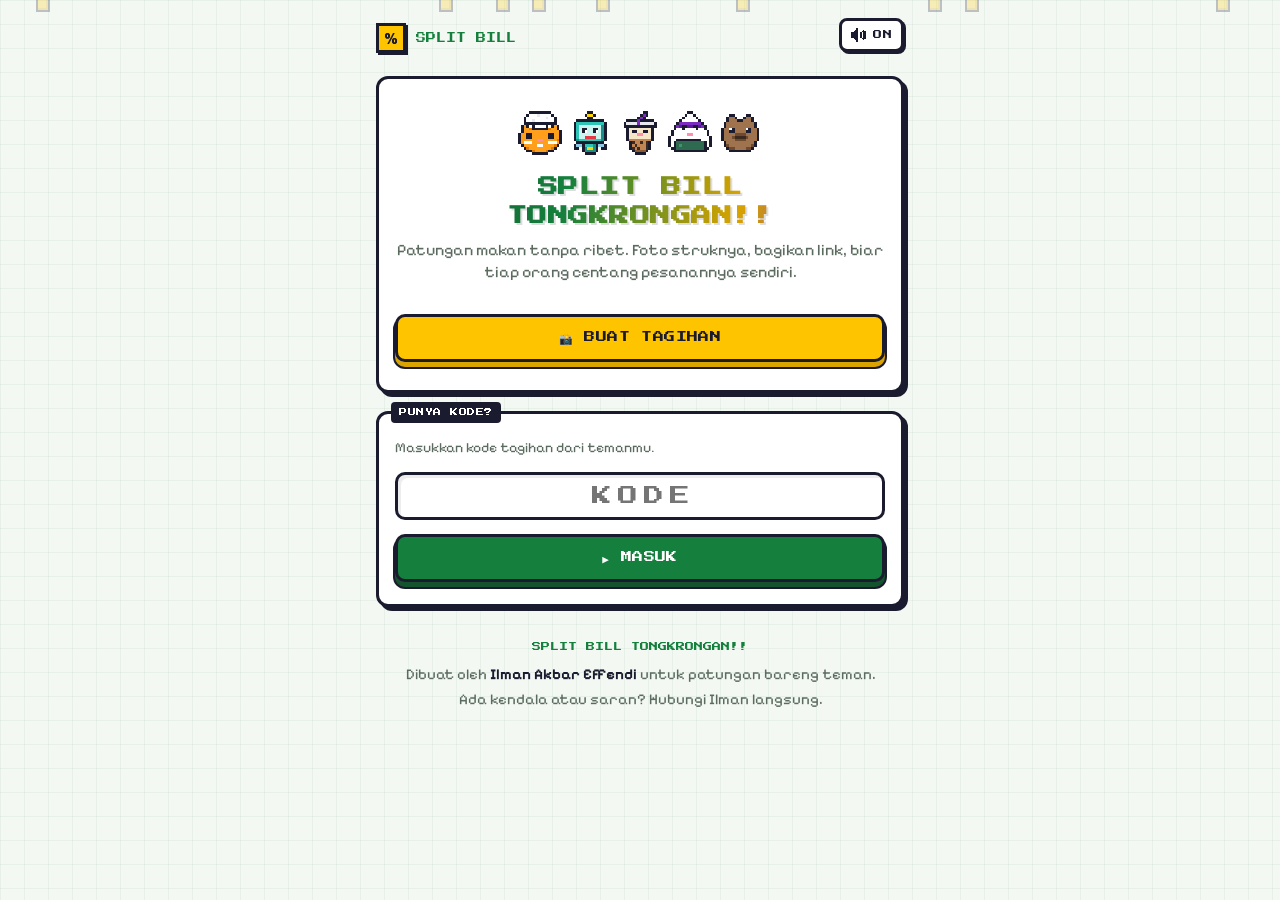
<file: index.html>
<!doctype html>
<html lang="id">
<head>
<meta charset="utf-8">
<meta http-equiv="Content-Security-Policy" content="default-src 'self'; script-src 'self'; style-src 'self' 'unsafe-inline'; img-src 'self' data: blob:; font-src 'self'; connect-src 'self' https://mdhnvznrtjzhgcvletbq.supabase.co; object-src 'none'; base-uri 'self'; form-action 'self'">
<meta name="viewport" content="width=device-width, initial-scale=1, viewport-fit=cover">
<title>Split Bill Tongkrongan!!</title>
<meta name="theme-color" content="#f4f8f3">
<link rel="icon" href="data:image/svg+xml,<svg xmlns='http://www.w3.org/2000/svg' viewBox='0 0 16 16' shape-rendering='crispEdges'><rect width='16' height='16' fill='%231b1b2f'/><rect x='2' y='2' width='12' height='12' fill='%23ffc400'/><rect x='10' y='4' width='2' height='8' fill='%23d9a300'/><rect x='5' y='5' width='2' height='2' fill='%231b1b2f'/><rect x='9' y='9' width='2' height='2' fill='%231b1b2f'/><rect x='5' y='9' width='2' height='2' fill='%231b1b2f'/><rect x='7' y='7' width='2' height='2' fill='%231b1b2f'/><rect x='9' y='5' width='2' height='2' fill='%231b1b2f'/></svg>">
<link rel="preload" href="fonts/press-start-2p.woff2" as="font" type="font/woff2" crossorigin>
<link rel="stylesheet" href="style.css?v=20261127b">
</head>
<body>
<div class="wrap">
  <div class="topbar"><a class="brand" href="./"><span class="logo">%</span> SPLIT BILL</a><button class="iconbtn" id="snd"></button></div>
  <div id="app"></div>
</div>
<div class="bar hide" id="bar"><div class="in">
  <span class="av bob" id="barAv"></span>
  <div class="grow"><div class="lbl">BAGIANMU</div><div class="big num" id="barOwe">Rp0</div><div class="meta" id="barSub"></div></div>
  <div><div class="saving" id="saving"></div><button id="barPay" class="gold">BAYAR ▶</button></div>
</div></div>

<script src="avatars.js?v=20261127b"></script>
<script src="common.js?v=20261127b"></script>
<script src="assets/js/utils/hitung.js?v=20261127b"></script>
<script src="assets/js/features/teman.js?v=20261127b"></script>
</body>
</html>
</file>
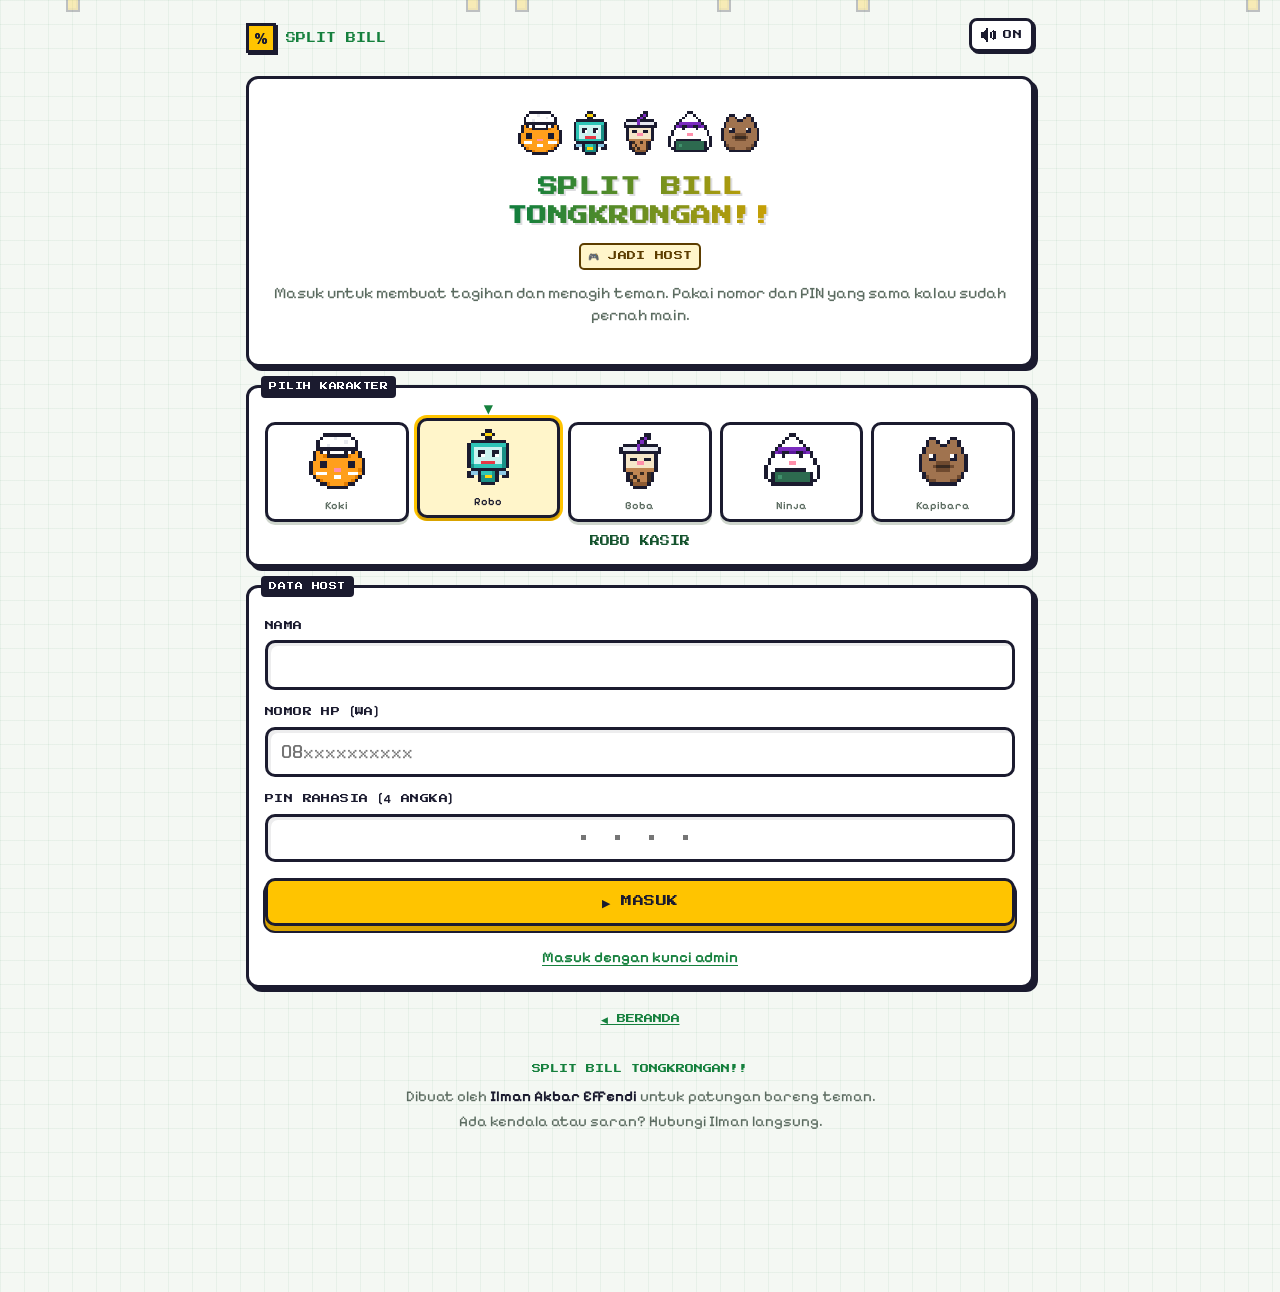
<file: admin.html>
<!doctype html>
<html lang="id">
<head>
<meta charset="utf-8">
<meta http-equiv="Content-Security-Policy" content="default-src 'self'; script-src 'self'; style-src 'self' 'unsafe-inline'; img-src 'self' data: blob:; font-src 'self'; connect-src 'self' https://mdhnvznrtjzhgcvletbq.supabase.co; object-src 'none'; base-uri 'self'; form-action 'self'">
<meta name="viewport" content="width=device-width, initial-scale=1, viewport-fit=cover">
<meta name="robots" content="noindex">
<title>Host · Split Bill Tongkrongan!!</title>
<meta name="theme-color" content="#f6f7f5">
<link rel="icon" href="data:image/svg+xml,<svg xmlns='http://www.w3.org/2000/svg' viewBox='0 0 32 32'><rect width='32' height='32' rx='9' fill='%230f7a55'/><text x='16' y='22' font-size='17' text-anchor='middle' fill='white' font-family='Arial' font-weight='700'>%25</text></svg>">
<link rel="preload" href="fonts/press-start-2p.woff2" as="font" type="font/woff2" crossorigin>
<link rel="stylesheet" href="style.css?v=20261127b">
<link rel="stylesheet" href="assets/css/admin.css?v=20261127b">
</head>
<body>
<div class="wrap wide">
  <div class="topbar"><a class="brand" href="./"><span class="logo">%</span> SPLIT BILL</a>
    <div class="row" style="gap:6px"><button class="iconbtn" id="snd"></button><button class="iconbtn hide" id="out">KELUAR</button></div></div>
  <div id="app"><div class="spin"></div></div>
</div>

<script src="avatars.js?v=20261127b"></script>
<script src="common.js?v=20261127b"></script>
<script src="assets/js/utils/hitung.js?v=20261127b"></script>
<script src="assets/js/features/admin-masuk.js?v=20261127b"></script>
<script src="assets/js/features/admin-tagihan-baru.js?v=20261127b"></script>
<script src="assets/js/features/admin-detail.js?v=20261127b"></script>
<script src="assets/js/admin-main.js?v=20261127b"></script>
</body>
</html>
</file>
<file: style.css>
/* Angka memakai Chakra Petch (jelas dibaca), huruf tetap font pixel. unicode-range membuat
   browser hanya mengambil digit dan tanda angka dari font ini. */
@font-face { font-family: "NumUi"; src: url("fonts/chakra-petch-600.woff2") format("woff2"); font-weight: 400 600; font-display: swap; unicode-range: U+0028-0029, U+002B-002F, U+0030-003A, U+0025, U+2212, U+00D7, U+00F7; }
@font-face { font-family: "NumUi"; src: url("fonts/chakra-petch-700.woff2") format("woff2"); font-weight: 700 900; font-display: swap; unicode-range: U+0028-0029, U+002B-002F, U+0030-003A, U+0025, U+2212, U+00D7, U+00F7; }
@font-face { font-family: "NumPx"; src: url("fonts/chakra-petch-700.woff2") format("woff2"); font-weight: 400 900; font-display: swap; size-adjust: 128%; unicode-range: U+0028-0029, U+002B-002F, U+0030-003A, U+0025, U+2212, U+00D7, U+00F7; }
@font-face { font-family: "Press Start 2P"; src: url("fonts/press-start-2p.woff2") format("woff2"); font-weight: 400; font-display: swap; }
@font-face { font-family: "Pixelify Sans"; src: url("fonts/pixelify-sans-400.woff2") format("woff2"); font-weight: 400 500; font-display: swap; }
@font-face { font-family: "Pixelify Sans"; src: url("fonts/pixelify-sans-600.woff2") format("woff2"); font-weight: 600; font-display: swap; }
@font-face { font-family: "Pixelify Sans"; src: url("fonts/pixelify-sans-700.woff2") format("woff2"); font-weight: 700 900; font-display: swap; }

:root {
  --deep: #14532d; --acc: #15803d; --light: #4ade80; --soft: #ecfdf3; --line-g: #bbf7d0;
  --gold: #ffc400; --gold-s: #d9a300; --gold-soft: #fff5ca; --gold-ink: #5c3d00;
  --pacc: #6a2bc2; --psoft: #f4effc; --red: #dc2626; --red-soft: #fef2f2;
  --ink: #1b1b2f; --muted: #5b6b60; --paper: #f4f8f3; --card: #fff; --line: #e1e8df;
  --px: "NumPx", "Press Start 2P", ui-monospace, monospace;
  --ui: "NumUi", "Pixelify Sans", system-ui, sans-serif;
  --spring: cubic-bezier(.34, 1.56, .64, 1);
  --b: 3px solid var(--ink);
  --sh: 4px 4px 0 var(--ink);
}
* { box-sizing: border-box; -webkit-tap-highlight-color: transparent; }
html, body { margin: 0; }
body {
  font-family: var(--ui); font-size: 17px; line-height: 1.4; color: var(--ink);
  background-color: var(--paper);
  background-image:
    linear-gradient(rgba(21,128,61,.06) 1px, transparent 1px),
    linear-gradient(90deg, rgba(21,128,61,.06) 1px, transparent 1px);
  background-size: 24px 24px;
  -webkit-font-smoothing: antialiased;
}
.wrap { max-width: 560px; margin: 0 auto; padding: 18px 16px 150px; position: relative; z-index: 1; }
.wrap.wide { max-width: 820px; }

/* koin melayang di latar */
#bgcoins { position: fixed; inset: 0; pointer-events: none; z-index: 0; overflow: hidden; }
#bgcoins i { position: absolute; width: 10px; height: 10px; background: var(--gold); box-shadow: inset -2px -2px 0 var(--gold-s), 0 0 0 2px var(--ink); opacity: .25; animation: drift linear infinite; }
@keyframes drift { from { transform: translateY(105vh) rotate(0); } to { transform: translateY(-10vh) rotate(360deg); } }

/* kepala */
.brand { display: flex; align-items: center; gap: 10px; font-family: var(--px); font-size: 10px; color: var(--acc); text-decoration: none; }
.brand .logo { width: 30px; height: 30px; background: var(--gold); border: var(--b); box-shadow: 2px 2px 0 var(--ink); display: grid; place-items: center; font-size: 12px; color: var(--ink); animation: bump 2.4s ease-in-out infinite; }
@keyframes bump { 0%, 80%, 100% { transform: translateY(0); } 88% { transform: translateY(-6px); } }
.topbar { display: flex; align-items: center; justify-content: space-between; gap: 10px; }
.iconbtn { white-space: nowrap; font-family: var(--px); font-size: 9px; background: #fff; border: var(--b); box-shadow: 2px 2px 0 var(--ink); border-radius: 8px; padding: 7px 9px; cursor: pointer; color: var(--ink); }
.iconbtn { display: inline-flex; align-items: center; gap: 6px; }
.iconbtn svg { display: block; }
.iconbtn.off { color: var(--muted); }
.iconbtn:active { transform: translate(2px, 2px); box-shadow: none; }

h1 {
  font-family: var(--px); font-size: 20px; line-height: 1.45; margin: 18px 0 8px; letter-spacing: .5px;
  background: linear-gradient(100deg, #14532d 0%, #15803d 35%, #d9a300 70%, #6a2bc2 100%);
  -webkit-background-clip: text; background-clip: text; color: transparent;
  filter: drop-shadow(2px 2px 0 rgba(27,27,47,.15));
}
h2 { font-family: var(--px); font-size: 11px; line-height: 1.6; margin: 0 0 10px; letter-spacing: .3px; }
.sub { color: var(--muted); font-size: 16px; }
.px { font-family: var(--px); }

.card { background: var(--card); border: var(--b); border-radius: 12px; box-shadow: var(--sh); padding: 16px; margin-top: 18px; position: relative; animation: popIn .45s var(--spring) both; }
.card .label { position: absolute; top: -12px; left: 12px; font-family: var(--px); font-size: 8px; background: var(--ink); color: #fff; padding: 5px 8px; border-radius: 4px; letter-spacing: .5px; }
.card .label.gold { background: var(--gold); color: var(--ink); border: 2px solid var(--ink); }
@keyframes popIn { from { opacity: 0; transform: translateY(14px) scale(.97); } }
.row { display: flex; align-items: center; gap: 10px; }
.between { justify-content: space-between; }
.grow { flex: 1; min-width: 0; }
.muted { color: var(--muted); }
.small { font-size: 14px; }
.num { font-variant-numeric: tabular-nums; white-space: nowrap; }
.strong { font-weight: 700; }

label { display: block; font-family: var(--px); font-size: 9px; margin: 16px 0 8px; letter-spacing: .4px; }
input, textarea, select {
  width: 100%; font: 500 18px var(--ui); padding: 11px 13px; border: var(--b); border-radius: 10px;
  background: #fff; color: var(--ink); outline: none; box-shadow: inset 3px 3px 0 rgba(27,27,47,.08);
}
input:focus, textarea:focus, select:focus { border-color: var(--acc); box-shadow: 0 0 0 3px var(--line-g); }
textarea { min-height: 120px; resize: vertical; font-size: 16px; }
.pin { letter-spacing: .7em; text-align: center; font-family: var(--px); font-size: 20px; padding-left: calc(13px + .35em); }

button, .btn {
  font-family: var(--px); font-size: 11px; line-height: 1.5; letter-spacing: .4px;
  border: var(--b); border-radius: 10px; padding: 13px 16px; cursor: pointer;
  background: var(--acc); color: #fff; box-shadow: 0 5px 0 var(--deep), 0 5px 0 2px var(--ink);
  display: inline-flex; align-items: center; justify-content: center; gap: 8px; text-decoration: none;
  transition: transform .06s, box-shadow .06s; position: relative; top: 0; margin-bottom: 6px;
}
button:active, .btn:active { transform: translateY(5px); box-shadow: 0 0 0 var(--deep), 0 0 0 2px var(--ink); }
button:disabled { opacity: .5; cursor: default; transform: none; }
.btn.block, button.block { width: 100%; }
.btn.gold, button.gold { background: var(--gold); color: var(--ink); box-shadow: 0 5px 0 var(--gold-s), 0 5px 0 2px var(--ink); }
.btn.ghost, button.ghost { background: #fff; color: var(--ink); box-shadow: 0 4px 0 #cfd6cd, 0 4px 0 2px var(--ink); }
.btn.soft, button.soft { background: var(--soft); color: var(--deep); box-shadow: 0 4px 0 var(--line-g), 0 4px 0 2px var(--ink); }
.btn.wa, button.wa { background: #1faa59; box-shadow: 0 5px 0 #127a3e, 0 5px 0 2px var(--ink); }
.btn.danger, button.danger { background: #fff; color: var(--red); box-shadow: 0 4px 0 #f3c2c2, 0 4px 0 2px var(--ink); }
.btn.sm, button.sm { font-size: 8px; padding: 8px 10px; border-width: 2px; box-shadow: 0 3px 0 rgba(0,0,0,.25), 0 3px 0 1px var(--ink); margin-bottom: 3px; }
.btn.sm:active, button.sm:active { transform: translateY(3px); box-shadow: none; }
.link { font-family: var(--ui); font-size: 15px; font-weight: 600; background: none; border: 0; box-shadow: none; color: var(--acc); padding: 0; margin: 0; cursor: pointer; text-decoration: underline; text-underline-offset: 3px; letter-spacing: 0; }
.link:active { transform: none; box-shadow: none; }
.blink { animation: blink 1s steps(2, start) infinite; }
@keyframes blink { to { visibility: hidden; } }

/* avatar */
.av { display: inline-block; width: 40px; height: 40px; flex: none; image-rendering: pixelated; }
.av svg { width: 100%; height: 100%; display: block; }
.av.sm { width: 22px; height: 22px; }
.av.lg { width: 64px; height: 64px; }
.av.bob { animation: bob 1.6s ease-in-out infinite; }
@keyframes bob { 0%, 100% { transform: translateY(0); } 50% { transform: translateY(-4px); } }

/* pilih karakter */
.chars { display: grid; grid-template-columns: repeat(5, 1fr); gap: 8px; margin-top: 6px; }
.char { background: #fff; border: var(--b); border-radius: 10px; padding: 8px 2px 6px; text-align: center; cursor: pointer; position: relative; box-shadow: 0 3px 0 #cfd6cd; transition: transform .2s var(--spring); }
.char .av { width: 100%; height: auto; aspect-ratio: 1; max-width: 56px; }
.char .nm { font-size: 11px; font-weight: 600; line-height: 1.15; margin-top: 4px; color: var(--muted); }
.char.on { background: var(--gold-soft); border-color: var(--ink); box-shadow: 0 3px 0 var(--gold-s), 0 0 0 3px var(--gold); transform: translateY(-4px); }
.char.on .nm { color: var(--ink); }
.char.on .av { animation: hop .6s var(--spring); }
.char.on::before { content: "▼"; position: absolute; top: -20px; left: 50%; transform: translateX(-50%); font-size: 12px; color: var(--acc); animation: bob 0.8s ease-in-out infinite; }
@keyframes hop { 0% { transform: translateY(0) scale(1); } 35% { transform: translateY(-10px) scale(1.06, .94); } 70% { transform: translateY(0) scale(.95, 1.05); } 100% { transform: none; } }
.charname { text-align: center; font-family: var(--px); font-size: 10px; margin-top: 12px; color: var(--deep); min-height: 14px; }

/* item klaim */
.item { display: flex; align-items: center; gap: 12px; padding: 12px; border: var(--b); border-radius: 10px; margin-top: 10px; cursor: pointer; background: #fff; user-select: none; position: relative; box-shadow: 0 4px 0 #d9dfd7; transition: transform .25s var(--spring), background .2s; }
.item:active { transform: translateY(3px); box-shadow: 0 1px 0 #d9dfd7; }
.item.on { background: var(--gold-soft); box-shadow: 0 4px 0 var(--gold-s); }
.item.on.pulse { animation: grab .45s var(--spring); }
@keyframes grab { 0% { transform: scale(1); } 40% { transform: scale(1.035) rotate(-.6deg); } 100% { transform: scale(1); } }
.item.locked { cursor: default; }
.box { width: 34px; height: 34px; flex: none; border: var(--b); border-radius: 6px; background: #fff; display: grid; place-items: center; font-family: var(--px); font-size: 14px; color: var(--ink); box-shadow: inset -3px -3px 0 #e3e7e1; }
.item.on .box { background: var(--gold); box-shadow: inset -3px -3px 0 var(--gold-s), inset 3px 3px 0 #ffe066; }
.item .nm { font-weight: 700; font-size: 18px; line-height: 1.2; }
.item .pr { font-family: var(--px); font-size: 10px; white-space: nowrap; }
.chips { display: flex; flex-wrap: wrap; gap: 5px; margin-top: 7px; }
.chip { display: inline-flex; align-items: center; gap: 4px; font-size: 13px; font-weight: 600; padding: 2px 8px 2px 3px; border-radius: 99px; background: #eef1ee; border: 2px solid var(--ink); }
.chip.me { background: var(--acc); color: #fff; }
.tag { font-family: var(--px); font-size: 7px; letter-spacing: .3px; padding: 5px 7px; border-radius: 5px; background: #eef1ee; color: var(--muted); border: 2px solid currentColor; white-space: nowrap; display: inline-block; }
.tag.ok { background: var(--soft); color: var(--acc); }
.tag.wait { background: var(--gold-soft); color: var(--gold-ink); }
.tag.pay { background: var(--psoft); color: var(--pacc); }

.notice { background: var(--gold-soft); border: var(--b); border-radius: 10px; padding: 10px 12px; font-size: 15px; margin-top: 14px; display: flex; gap: 10px; align-items: flex-start; }
.notice.ok { background: var(--soft); }
.notice b { font-family: var(--px); font-size: 9px; display: block; margin-bottom: 3px; }

/* HUD bawah */
.bar { position: fixed; left: 0; right: 0; bottom: 0; z-index: 10; padding: 0 12px calc(12px + env(safe-area-inset-bottom)); pointer-events: none; }
.bar .in { max-width: 560px; margin: 0 auto; background: var(--ink); color: #fff; border-radius: 14px; padding: 10px 12px; display: flex; align-items: center; gap: 10px; box-shadow: 0 6px 0 rgba(27,27,47,.25); pointer-events: auto; border: 3px solid var(--ink); outline: 3px solid #fff; }
.bar .lbl { font-family: var(--px); font-size: 7px; color: var(--light); letter-spacing: .5px; }
.bar .big { font-family: var(--px); font-size: 16px; color: var(--gold); margin-top: 6px; display: inline-block; }
.bar .big.pop { animation: numpop .5s var(--spring); }
@keyframes numpop { 0% { transform: scale(1); } 40% { transform: scale(1.25); color: #fff; } 100% { transform: scale(1); } }
.bar .meta { font-size: 13px; color: #c9d3cc; margin-top: 4px; }
.bar button { margin: 0; font-size: 9px; padding: 10px 11px; }
.coin { width: 18px; height: 18px; display: inline-block; background: var(--gold); border: 2px solid #fff; border-radius: 50%; box-shadow: inset -3px 0 0 var(--gold-s); animation: spin 1.4s linear infinite; vertical-align: -3px; }
@keyframes spin { 0%, 100% { transform: scaleX(1); } 50% { transform: scaleX(.15); } }

table { width: 100%; border-collapse: collapse; font-size: 16px; }
td, th { padding: 9px 4px; border-bottom: 2px dashed var(--line); text-align: left; vertical-align: middle; }
tr:last-child td { border-bottom: 0; }
td.r, th.r { text-align: right; }
.lines .l { display: flex; justify-content: space-between; gap: 12px; font-size: 16px; padding: 4px 0; }
.lines .l.tot { font-family: var(--px); font-size: 11px; padding-top: 8px; color: var(--deep); }
.hr { height: 0; border-top: 2px dashed var(--line); margin: 8px 0; }

/* efek */
.fx { position: fixed; pointer-events: none; z-index: 60; font-family: var(--px); font-size: 11px; color: var(--gold-ink); text-shadow: 2px 2px 0 #fff, -2px -2px 0 #fff, 2px -2px 0 #fff, -2px 2px 0 #fff; animation: floatUp .9s ease-out forwards; white-space: nowrap; }
.fx.minus { color: var(--muted); }
@keyframes floatUp { from { opacity: 1; transform: translate(-50%, 0) scale(.8); } 20% { transform: translate(-50%, -10px) scale(1.15); } to { opacity: 0; transform: translate(-50%, -54px) scale(1); } }
.spark { position: fixed; width: 8px; height: 8px; pointer-events: none; z-index: 59; background: var(--gold); box-shadow: 0 0 0 2px var(--ink); animation: spark .6s ease-out forwards; }
@keyframes spark { to { transform: translate(var(--dx), var(--dy)) rotate(180deg); opacity: 0; } }
.confetti { position: fixed; top: -12px; width: 9px; height: 9px; z-index: 70; pointer-events: none; animation: cfall linear forwards; }
@keyframes cfall { to { transform: translateY(110vh) rotate(720deg); } }

.stamp { position: fixed; inset: 0; display: grid; place-items: center; z-index: 80; pointer-events: none; }
.stamp div { font-family: var(--px); font-size: 22px; line-height: 1.5; text-align: center; color: var(--ink); background: var(--gold); border: 4px solid var(--ink); box-shadow: 6px 6px 0 var(--ink); padding: 18px 22px; border-radius: 12px; animation: stampIn 1.8s var(--spring) forwards; }
@keyframes stampIn { 0% { transform: scale(2.4) rotate(-8deg); opacity: 0; } 18% { transform: scale(1) rotate(-3deg); opacity: 1; } 80% { opacity: 1; } 100% { opacity: 0; transform: scale(1) rotate(-3deg) translateY(-20px); } }

#toast { position: fixed; left: 50%; bottom: 118px; transform: translate(-50%, 20px); background: #fff; color: var(--ink); border: var(--b); box-shadow: var(--sh); padding: 10px 14px; border-radius: 10px; font-size: 16px; font-weight: 600; opacity: 0; pointer-events: none; transition: .25s var(--spring); z-index: 90; max-width: 90vw; text-align: center; }
#toast.show { opacity: 1; transform: translate(-50%, 0); }
#toast.bad { background: var(--red-soft); color: var(--red); }
.saving { font-family: var(--px); font-size: 7px; color: var(--light); min-height: 9px; margin-bottom: 6px; text-align: right; }
.hide { display: none !important; }

.loader { text-align: center; padding: 70px 0; }
.loader .av { width: 64px; height: 64px; animation: hop .7s var(--spring) infinite; }
.loader p { font-family: var(--px); font-size: 11px; margin-top: 14px; }
.foot { text-align: center; color: var(--muted); font-size: 14px; margin-top: 28px; }
.foot .px { font-size: 8px; }

/* layar judul */
.title-card { text-align: center; padding: 22px 16px; }
.title-card .party { display: flex; justify-content: center; gap: 6px; margin: 10px 0 4px; }
.title-card .party .av { width: 44px; height: 44px; }
.title-card .party .av:nth-child(2) { animation-delay: .15s; }
.title-card .party .av:nth-child(3) { animation-delay: .3s; }
.title-card .party .av:nth-child(4) { animation-delay: .45s; }
.title-card .party .av:nth-child(5) { animation-delay: .6s; }
.boss { display: flex; align-items: center; justify-content: space-between; gap: 10px; }
.boss .hp { font-family: var(--px); font-size: 15px; margin-top: 8px; }
.hpbar { height: 14px; border: var(--b); border-radius: 4px; background: #fff; margin-top: 10px; overflow: hidden; position: relative; }
.hpbar i { position: absolute; inset: 0 auto 0 0; background: repeating-linear-gradient(90deg, var(--light) 0 10px, #22c55e 10px 12px); transition: width .6s var(--spring); }

@media (prefers-reduced-motion: reduce) {
  *, *::before, *::after { animation: none !important; transition: none !important; }
}

/* kolom uang dengan awalan Rp */
.money { position: relative; display: block; }
.money::before { content: "Rp"; position: absolute; left: 12px; top: 50%; transform: translateY(-50%); font-family: var(--px); font-size: 9px; color: var(--muted); pointer-events: none; }
.money input { padding-left: 38px; }
.money.sm::before { left: 8px; font-size: 7px; }
.money.sm input { padding-left: 26px; }

/* kartu yang dituju tombol BAYAR berkedip sebentar */
.card.flash { animation: flash 1.1s ease-out; }
@keyframes flash { 0%, 100% { box-shadow: var(--sh); } 20%, 60% { box-shadow: 0 0 0 5px var(--gold), var(--sh); transform: scale(1.015); } 40% { box-shadow: var(--sh); transform: none; } }

/* kredit pembuat di beranda */
.credit { text-align: center; margin: 34px 0 10px; color: var(--muted); font-size: 15px; }
.credit .px { font-size: 9px; color: var(--acc); margin-bottom: 10px; }
.credit p { margin: 4px 0; }
.credit b { color: var(--ink); }
</file>
<file: assets/css/admin.css>
.billrow { display: block; text-decoration: none; color: inherit; }
  .stat { flex: 1; background: #fff; border: var(--b); border-radius: 10px; padding: 10px; box-shadow: 3px 3px 0 var(--ink); }
  .stat .k { font-family: var(--px); font-size: 7px; color: var(--muted); }
  .stat .v { font-family: var(--px); font-size: 11px; margin-top: 8px; }
  .stat.gold { background: var(--gold-soft); }
  .player { border-top: 2px dashed var(--line); padding: 14px 0 4px; margin-top: 10px; }
  .player:first-of-type { border-top: 0; }
  .billrow { transition: transform .2s var(--spring); }
  .billrow:active { transform: translate(3px, 3px); box-shadow: 1px 1px 0 var(--ink); }
  .act { display: flex; gap: 6px; flex-wrap: wrap; justify-content: flex-end; }
  .ed input { padding: 8px 10px; font-size: 14px; }
  .prev td { padding: 6px; }
  .err { color: var(--red); }
  .tabs { display: flex; gap: 6px; margin-top: 14px; overflow-x: auto; }
  .tabs { gap: 8px; padding-bottom: 6px; }
  .tabs button { background: #fff; color: var(--ink); white-space: nowrap; }
  .tabs button.on { background: var(--ink); color: var(--gold); }
  .billrow.archived { opacity: .7; box-shadow: 2px 2px 0 var(--ink); }
  .paybox { background: #fff; color: var(--ink); font-size: 9px; padding: 9px 12px 9px 9px; gap: 9px; box-shadow: 0 4px 0 #cfd6cd, 0 4px 0 2px var(--ink); margin-bottom: 4px; }
  .paybox .pb { width: 22px; height: 22px; border: var(--b); border-radius: 5px; background: #fff; display: grid; place-items: center; font-size: 12px; flex: none; }
  .paybox.on { background: var(--soft); color: var(--deep); box-shadow: 0 4px 0 var(--line-g), 0 4px 0 2px var(--ink); }
  .paybox.on .pb { background: var(--acc); color: #fff; border-color: var(--ink); }
  .paybox.wait { background: var(--gold-soft); color: var(--gold-ink); box-shadow: 0 4px 0 var(--gold-s), 0 4px 0 2px var(--ink); animation: nudge 1.6s ease-in-out infinite; }
  .paybox.wait .pb { background: var(--gold); }
  @keyframes nudge { 0%, 100% { transform: none; } 50% { transform: translateY(-2px); } }
</file>
